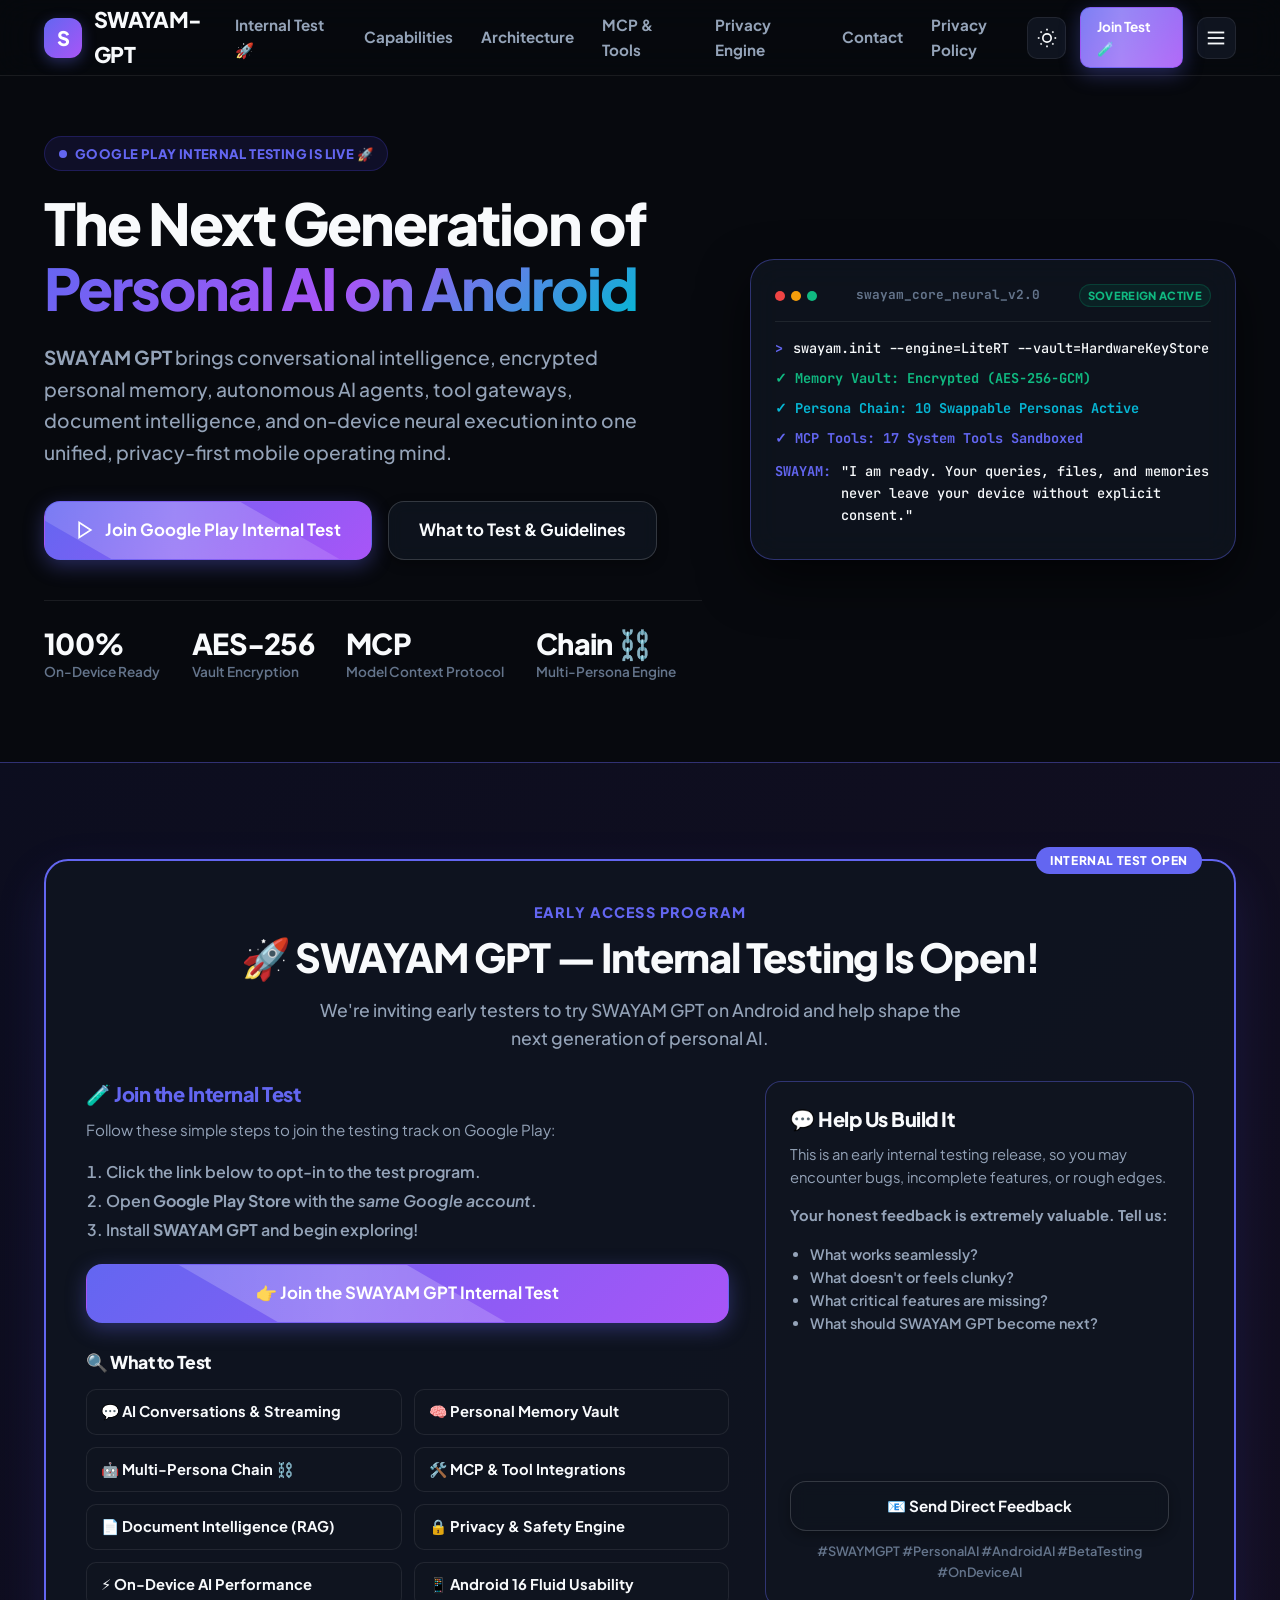
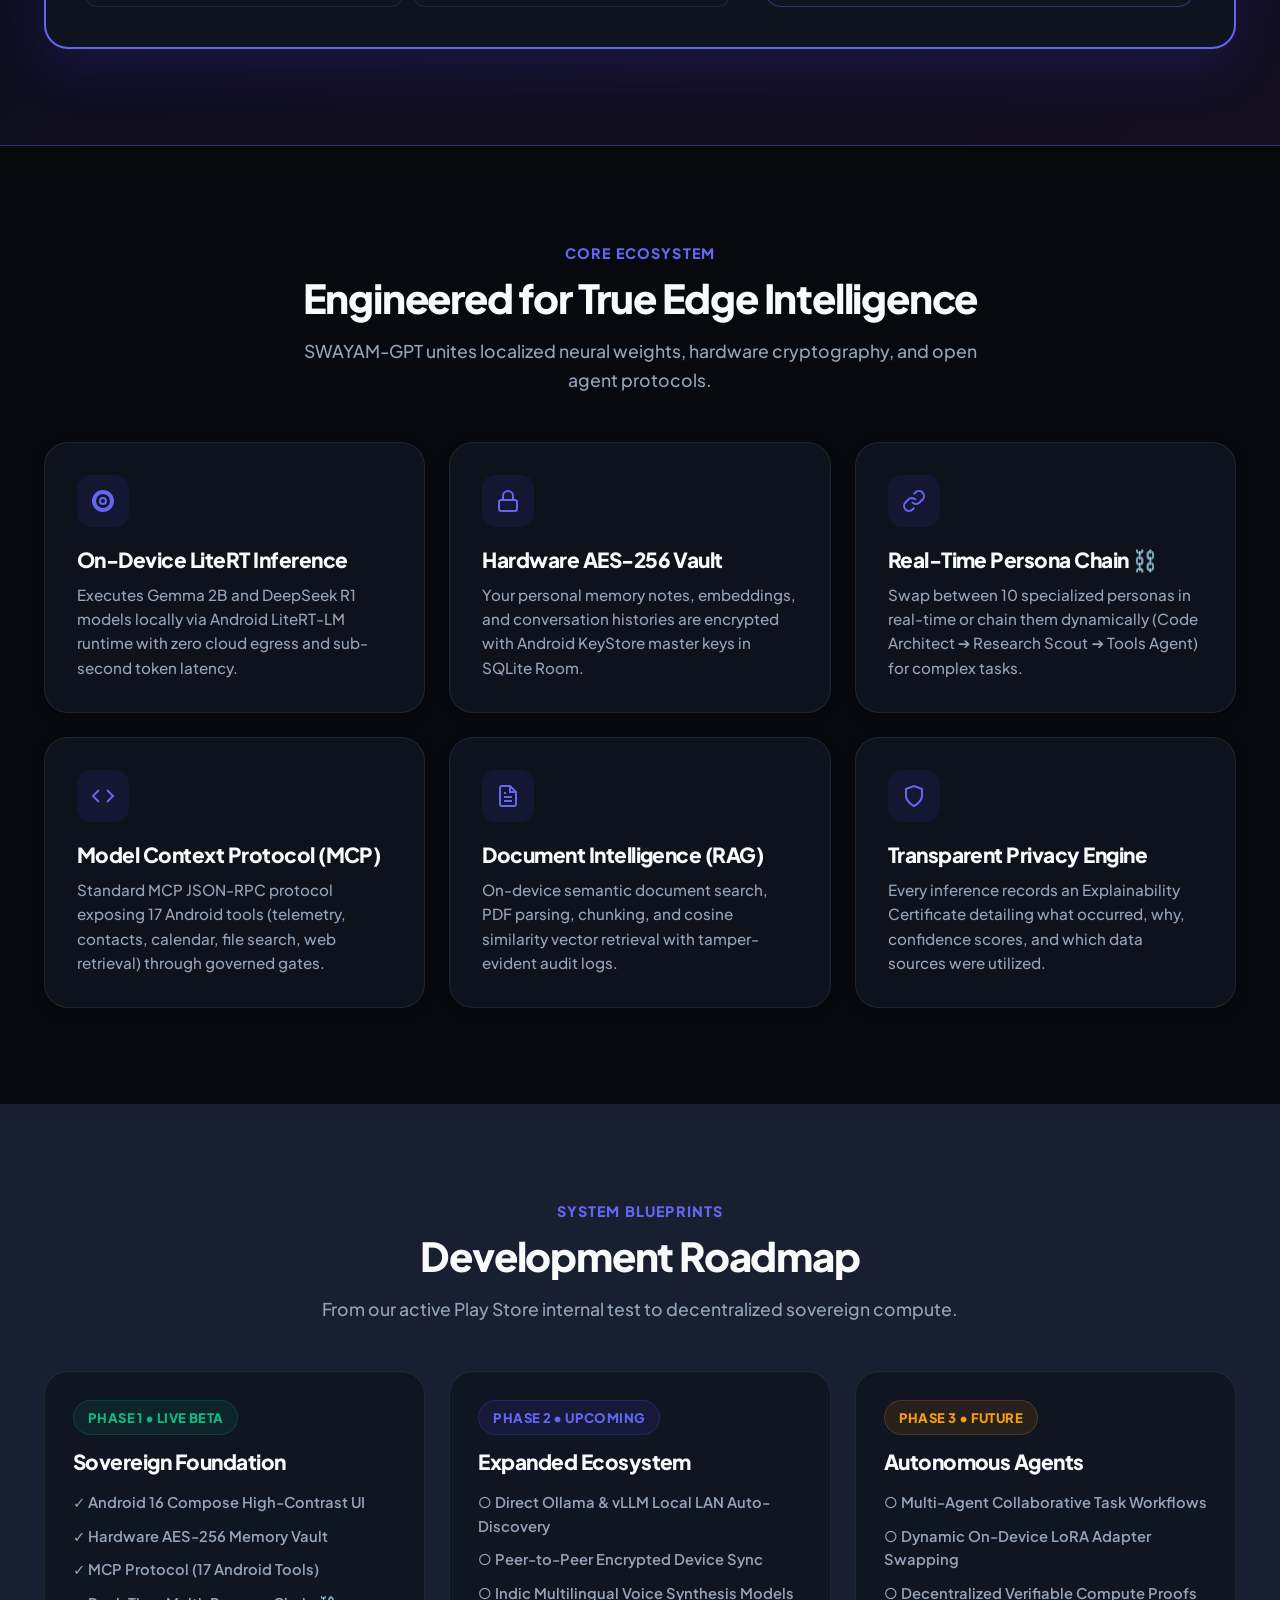
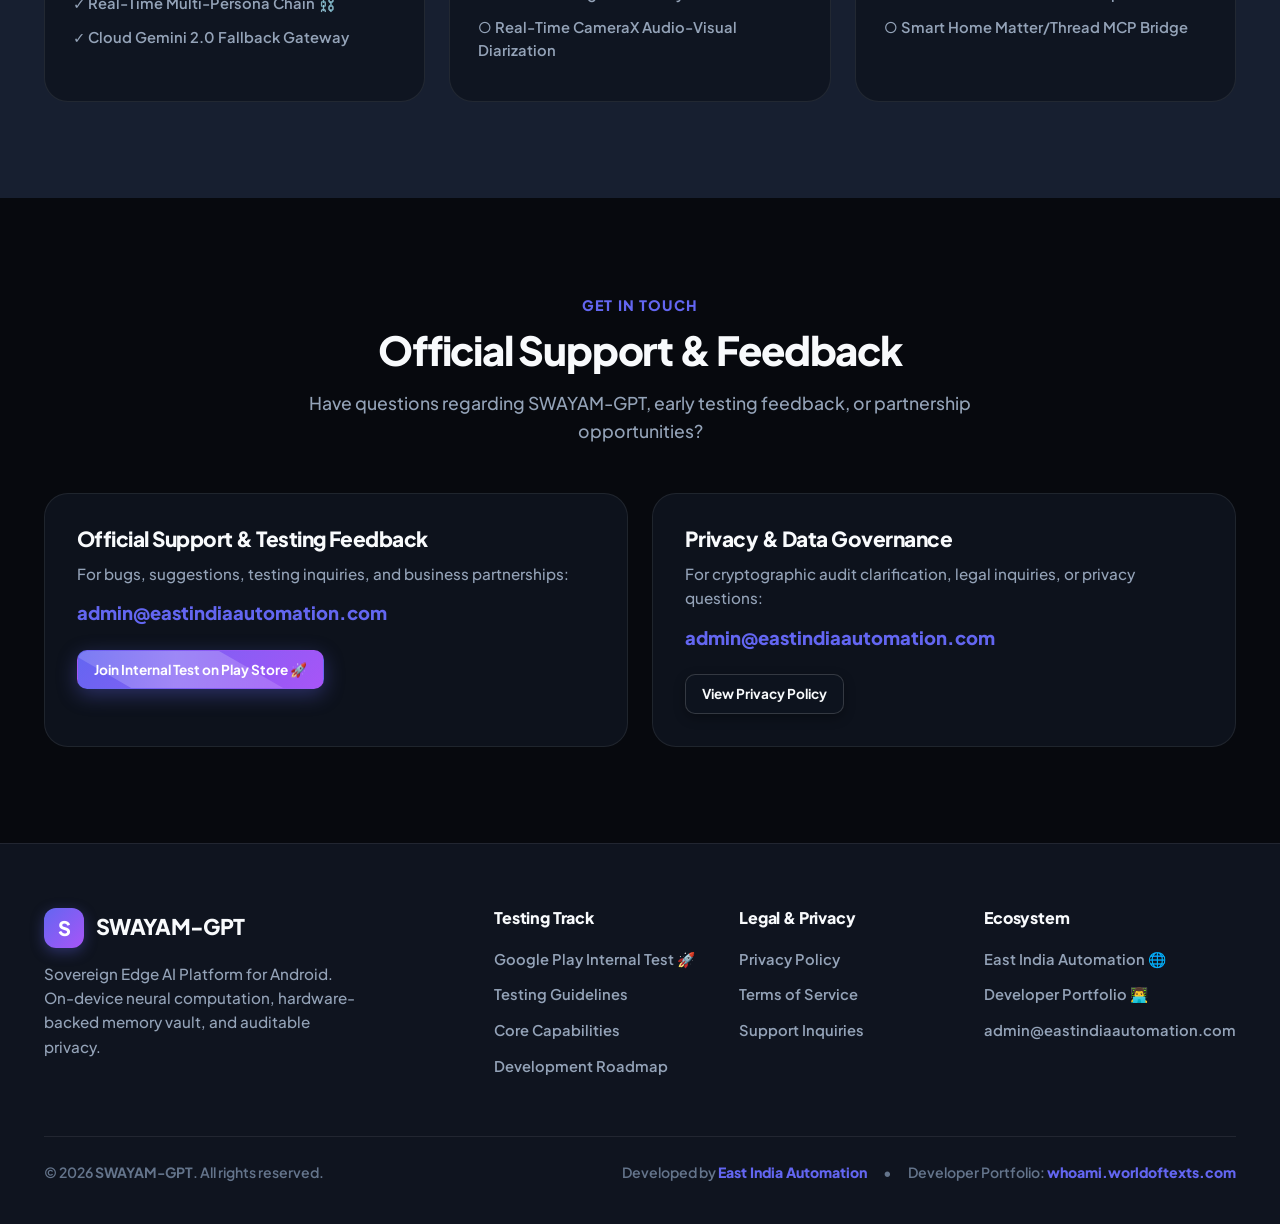
<file: website/index.html>
<!DOCTYPE html>
<html lang="en" data-theme="light">
<head>
  <meta charset="UTF-8">
  <meta name="viewport" content="width=device-width, initial-scale=1.0">
  <title>SWAYAM-GPT | Sovereign Edge AI Platform for Android</title>
  <meta name="description" content="SWAYAM-GPT is an intelligent personal AI assistant on Android. Featuring on-device LiteRT inference, personal memory vault, AI agents, Model Context Protocol (MCP) tools, document intelligence, and privacy-first architecture.">
  <meta name="keywords" content="SWAYAM-GPT, Sovereign AI, On-Device AI, Android AI, Edge AI, Personal Memory, AI Agents, MCP Tools, LiteRT, East India Automation">
  <meta name="author" content="East India Automation">
  <meta name="theme-color" content="#4f46e5">

  <!-- Open Graph / Social -->
  <meta property="og:type" content="website">
  <meta property="og:title" content="SWAYAM-GPT | Sovereign Edge AI Platform for Android">
  <meta property="og:description" content="AI conversations, personal memory, AI agents, MCP tools, document intelligence, automation, and on-device capabilities on Android.">
  <meta property="og:image" content="assets/images/favicon.svg">

  <link rel="canonical" href="index.html">
  <link rel="icon" type="image/svg+xml" href="assets/images/favicon.svg">
  <link rel="stylesheet" href="assets/css/style.css">
</head>
<body>

  <!-- Floating Animated Background Layer -->
  <div class="animated-bg" aria-hidden="true">
    <div class="bg-orb bg-orb-1"></div>
    <div class="bg-orb bg-orb-2"></div>
    <div class="bg-orb bg-orb-3"></div>
  </div>

  <!-- Site Navigation Header -->
  <header class="site-header">
    <div class="container nav-container">
      <a href="index.html" class="brand-logo" aria-label="SWAYAM-GPT Home">
        <div class="brand-icon">S</div>
        <span>SWAYAM-GPT</span>
      </a>

      <nav class="nav-links" aria-label="Main Navigation">
        <a href="#testing" class="nav-link">Internal Test 🚀</a>
        <a href="#capabilities" class="nav-link">Capabilities</a>
        <a href="#architecture" class="nav-link">Architecture</a>
        <a href="#mcp" class="nav-link">MCP & Tools</a>
        <a href="#privacy-arch" class="nav-link">Privacy Engine</a>
        <a href="#contact" class="nav-link">Contact</a>
        <a href="privacy.html" class="nav-link">Privacy Policy</a>
      </nav>

      <div class="nav-actions">
        <button class="btn-icon theme-toggle" aria-label="Toggle Dark/Light Theme">
          <svg class="icon-sun" width="20" height="20" viewBox="0 0 24 24" fill="none" stroke="currentColor" stroke-width="2" style="display:none;"><circle cx="12" cy="12" r="5"></circle><line x1="12" y1="1" x2="12" y2="3"></line><line x1="12" y1="21" x2="12" y2="23"></line><line x1="4.22" y1="4.22" x2="5.64" y2="5.64"></line><line x1="18.36" y1="18.36" x2="19.78" y2="19.78"></line><line x1="1" y1="12" x2="3" y2="12"></line><line x1="21" y1="12" x2="23" y2="12"></line><line x1="4.22" y1="19.78" x2="5.64" y2="18.36"></line><line x1="18.36" y1="5.64" x2="19.78" y2="4.22"></line></svg>
          <svg class="icon-moon" width="20" height="20" viewBox="0 0 24 24" fill="none" stroke="currentColor" stroke-width="2"><path d="M21 12.79A9 9 0 1 1 11.21 3 7 7 0 0 0 21 12.79z"></path></svg>
        </button>

        <a href="https://play.google.com/apps/internaltest/4701194209504404679?utm_source=chatgpt.com" target="_blank" rel="noopener" class="btn btn-primary btn-sm">
          Join Test 🧪
        </a>

        <button class="btn-icon mobile-menu-toggle" aria-label="Open Mobile Menu" aria-expanded="false">
          <svg width="22" height="22" viewBox="0 0 24 24" fill="none" stroke="currentColor" stroke-width="2"><line x1="3" y1="12" x2="21" y2="12"></line><line x1="3" y1="6" x2="21" y2="6"></line><line x1="3" y1="18" x2="21" y2="18"></line></svg>
        </button>
      </div>
    </div>
  </header>

  <!-- Mobile Drawer Menu -->
  <div class="mobile-nav" style="display:none;">
    <a href="#testing" class="mobile-nav-link">Internal Test 🚀</a>
    <a href="#capabilities" class="mobile-nav-link">Capabilities</a>
    <a href="#architecture" class="mobile-nav-link">Architecture</a>
    <a href="#mcp" class="mobile-nav-link">MCP & Tools</a>
    <a href="#privacy-arch" class="mobile-nav-link">Privacy Engine</a>
    <a href="#contact" class="mobile-nav-link">Contact</a>
    <a href="privacy.html" class="mobile-nav-link">Privacy Policy</a>
    <a href="terms.html" class="mobile-nav-link">Terms of Service</a>
    <a href="https://play.google.com/apps/internaltest/4701194209504404679?utm_source=chatgpt.com" target="_blank" rel="noopener" class="btn btn-primary" style="margin-top: 12px;">Join Internal Test</a>
  </div>

  <main>
    <!-- Hero Section -->
    <section class="hero-section">
      <div class="container hero-grid">
        <div class="hero-content">
          <div class="badge badge-indigo">
            <span class="pulse-dot"></span>
            <span>Google Play Internal Testing Is Live 🚀</span>
          </div>

          <h1 class="hero-title">
            The Next Generation of<br>
            <span class="hero-gradient-text">Personal AI on Android</span>
          </h1>

          <p class="hero-subtitle">
            <strong>SWAYAM GPT</strong> brings conversational intelligence, encrypted personal memory, autonomous AI agents, tool gateways, document intelligence, and on-device neural execution into one unified, privacy-first mobile operating mind.
          </p>

          <div class="hero-cta-group">
            <a href="https://play.google.com/apps/internaltest/4701194209504404679?utm_source=chatgpt.com" target="_blank" rel="noopener" class="btn btn-primary btn-lg">
              <svg width="20" height="20" viewBox="0 0 24 24" fill="none" stroke="currentColor" stroke-width="2">
                <polygon points="5 3 19 12 5 21 5 3"></polygon>
              </svg>
              <span>Join Google Play Internal Test</span>
            </a>
            <a href="#testing" class="btn btn-secondary btn-lg">
              <span>What to Test & Guidelines</span>
            </a>
          </div>

          <div class="hero-metrics">
            <div class="metric-item">
              <h4>100%</h4>
              <p>On-Device Ready</p>
            </div>
            <div class="metric-item">
              <h4>AES-256</h4>
              <p>Vault Encryption</p>
            </div>
            <div class="metric-item">
              <h4>MCP</h4>
              <p>Model Context Protocol</p>
            </div>
            <div class="metric-item">
              <h4>Chain ⛓️</h4>
              <p>Multi-Persona Engine</p>
            </div>
          </div>
        </div>

        <div class="hero-visual">
          <div class="hero-card-stack">
            <div class="terminal-header">
              <div class="terminal-dots">
                <div class="terminal-dot dot-red"></div>
                <div class="terminal-dot dot-yellow"></div>
                <div class="terminal-dot dot-green"></div>
              </div>
              <span class="terminal-title">swayam_core_neural_v2.0</span>
              <span class="badge badge-emerald" style="font-size:0.7rem; padding:2px 8px;">SOVEREIGN ACTIVE</span>
            </div>

            <div class="terminal-body">
              <div class="terminal-line">
                <span class="terminal-prompt">&gt;</span>
                <span class="terminal-res">swayam.init --engine=LiteRT --vault=HardwareKeyStore</span>
              </div>
              <div class="terminal-line">
                <span style="color:var(--accent-emerald); font-weight:700;">✓ Memory Vault: Encrypted (AES-256-GCM)</span>
              </div>
              <div class="terminal-line">
                <span style="color:var(--accent-cyan); font-weight:700;">✓ Persona Chain: 10 Swappable Personas Active</span>
              </div>
              <div class="terminal-line">
                <span style="color:var(--accent-primary); font-weight:700;">✓ MCP Tools: 17 System Tools Sandboxed</span>
              </div>
              <div class="terminal-line" style="margin-top:12px;">
                <span class="terminal-prompt">SWAYAM:</span>
                <span class="terminal-res">"I am ready. Your queries, files, and memories never leave your device without explicit consent."</span>
              </div>
            </div>
          </div>
        </div>
      </div>
    </section>

    <!-- INTERNAL TESTING HIGHLIGHT SECTION (PROMINENT SPOTLIGHT) -->
    <section id="testing" class="section-spacing testing-spotlight-section">
      <div class="container">
        <div class="testing-box">
          <div class="text-center" style="margin-bottom: 24px;">
            <p class="section-tag">Early Access Program</p>
            <h2 class="section-title">🚀 SWAYAM GPT — Internal Testing Is Open!</h2>
            <p class="section-desc" style="margin-bottom: 20px;">
              We're inviting early testers to try SWAYAM GPT on Android and help shape the next generation of personal AI.
            </p>
          </div>

          <div class="testing-grid">
            <div>
              <h3 style="font-size: 1.25rem; font-weight: 800; margin-bottom: 12px; color: var(--accent-primary);">
                🧪 Join the Internal Test
              </h3>
              <p style="font-size: 0.95rem; color: var(--text-secondary); margin-bottom: 16px;">
                Follow these simple steps to join the testing track on Google Play:
              </p>
              
              <ol style="margin-left: 20px; font-weight: 600; color: var(--text-secondary); line-height: 1.8; margin-bottom: 20px;">
                <li>Click the link below to opt-in to the test program.</li>
                <li>Open <strong>Google Play Store</strong> with the <em>same Google account</em>.</li>
                <li>Install <strong>SWAYAM GPT</strong> and begin exploring!</li>
              </ol>

              <a href="https://play.google.com/apps/internaltest/4701194209504404679?utm_source=chatgpt.com" target="_blank" rel="noopener" class="btn btn-primary btn-lg" style="width: 100%;">
                👉 Join the SWAYAM GPT Internal Test
              </a>

              <h4 style="font-size: 1.1rem; font-weight: 800; margin-top: 28px; margin-bottom: 12px;">
                🔍 What to Test
              </h4>
              <div class="test-list-grid">
                <div class="test-item">💬 AI Conversations & Streaming</div>
                <div class="test-item">🧠 Personal Memory Vault</div>
                <div class="test-item">🤖 Multi-Persona Chain ⛓️</div>
                <div class="test-item">🛠️ MCP & Tool Integrations</div>
                <div class="test-item">📄 Document Intelligence (RAG)</div>
                <div class="test-item">🔒 Privacy & Safety Engine</div>
                <div class="test-item">⚡ On-Device AI Performance</div>
                <div class="test-item">📱 Android 16 Fluid Usability</div>
              </div>
            </div>

            <div class="feedback-card">
              <div>
                <h3 style="font-size: 1.25rem; font-weight: 800; margin-bottom: 12px; color: var(--text-primary);">
                  💬 Help Us Build It
                </h3>
                <p style="font-size: 0.92rem; color: var(--text-secondary); line-height: 1.6; margin-bottom: 14px;">
                  This is an early internal testing release, so you may encounter bugs, incomplete features, or rough edges.
                </p>
                <p style="font-size: 0.92rem; color: var(--text-secondary); line-height: 1.6; margin-bottom: 16px;">
                  <strong>Your honest feedback is extremely valuable. Tell us:</strong>
                </p>
                <ul style="margin-left: 20px; font-size: 0.9rem; font-weight: 600; color: var(--text-secondary); line-height: 1.6; margin-bottom: 18px;">
                  <li>What works seamlessly?</li>
                  <li>What doesn't or feels clunky?</li>
                  <li>What critical features are missing?</li>
                  <li>What should SWAYAM GPT become next?</li>
                </ul>
              </div>

              <div>
                <a href="mailto:admin@eastindiaautomation.com?subject=SWAYAM%20GPT%20Testing%20Feedback" class="btn btn-secondary" style="width: 100%; justify-content: center;">
                  📧 Send Direct Feedback
                </a>
                <p style="font-size: 0.8rem; color: var(--text-muted); text-align: center; margin-top: 10px; font-weight: 600;">
                  #SWAYMGPT #PersonalAI #AndroidAI #BetaTesting #OnDeviceAI
                </p>
              </div>
            </div>
          </div>
        </div>
      </div>
    </section>

    <!-- CORE CAPABILITIES -->
    <section id="capabilities" class="section-spacing">
      <div class="container">
        <div class="text-center">
          <p class="section-tag">Core Ecosystem</p>
          <h2 class="section-title">Engineered for True Edge Intelligence</h2>
          <p class="section-desc">SWAYAM-GPT unites localized neural weights, hardware cryptography, and open agent protocols.</p>
        </div>

        <div class="feature-grid">
          <div class="feature-card">
            <div class="feature-icon-wrapper">
              <svg width="24" height="24" viewBox="0 0 24 24" fill="none" stroke="currentColor" stroke-width="2"><path d="M12 2a10 10 0 1 0 10 10A10 10 0 0 0 12 2zm0 18a8 8 0 1 1 8-8 8 8 0 0 1-8 8z"></path><circle cx="12" cy="12" r="3"></circle></svg>
            </div>
            <h3 class="feature-title">On-Device LiteRT Inference</h3>
            <p class="feature-desc">Executes Gemma 2B and DeepSeek R1 models locally via Android LiteRT-LM runtime with zero cloud egress and sub-second token latency.</p>
          </div>

          <div class="feature-card">
            <div class="feature-icon-wrapper">
              <svg width="24" height="24" viewBox="0 0 24 24" fill="none" stroke="currentColor" stroke-width="2"><rect x="3" y="11" width="18" height="11" rx="2" ry="2"></rect><path d="M7 11V7a5 5 0 0 1 10 0v4"></path></svg>
            </div>
            <h3 class="feature-title">Hardware AES-256 Vault</h3>
            <p class="feature-desc">Your personal memory notes, embeddings, and conversation histories are encrypted with Android KeyStore master keys in SQLite Room.</p>
          </div>

          <div class="feature-card">
            <div class="feature-icon-wrapper">
              <svg width="24" height="24" viewBox="0 0 24 24" fill="none" stroke="currentColor" stroke-width="2"><path d="M10 13a5 5 0 0 0 7.54.54l3-3a5 5 0 0 0-7.07-7.07l-1.72 1.71"></path><path d="M14 11a5 5 0 0 0-7.54-.54l-3 3a5 5 0 0 0 7.07 7.07l1.71-1.71"></path></svg>
            </div>
            <h3 class="feature-title">Real-Time Persona Chain ⛓️</h3>
            <p class="feature-desc">Swap between 10 specialized personas in real-time or chain them dynamically (Code Architect ➔ Research Scout ➔ Tools Agent) for complex tasks.</p>
          </div>

          <div class="feature-card">
            <div class="feature-icon-wrapper">
              <svg width="24" height="24" viewBox="0 0 24 24" fill="none" stroke="currentColor" stroke-width="2"><polyline points="16 18 22 12 16 6"></polyline><polyline points="8 6 2 12 8 18"></polyline></svg>
            </div>
            <h3 class="feature-title">Model Context Protocol (MCP)</h3>
            <p class="feature-desc">Standard MCP JSON-RPC protocol exposing 17 Android tools (telemetry, contacts, calendar, file search, web retrieval) through governed gates.</p>
          </div>

          <div class="feature-card">
            <div class="feature-icon-wrapper">
              <svg width="24" height="24" viewBox="0 0 24 24" fill="none" stroke="currentColor" stroke-width="2"><path d="M14 2H6a2 2 0 0 0-2 2v16a2 2 0 0 0 2 2h12a2 2 0 0 0 2-2V8z"></path><polyline points="14 2 14 8 20 8"></polyline><line x1="16" y1="13" x2="8" y2="13"></line><line x1="16" y1="17" x2="8" y2="17"></line><polyline points="10 9 9 9 8 9"></polyline></svg>
            </div>
            <h3 class="feature-title">Document Intelligence (RAG)</h3>
            <p class="feature-desc">On-device semantic document search, PDF parsing, chunking, and cosine similarity vector retrieval with tamper-evident audit logs.</p>
          </div>

          <div class="feature-card">
            <div class="feature-icon-wrapper">
              <svg width="24" height="24" viewBox="0 0 24 24" fill="none" stroke="currentColor" stroke-width="2"><path d="M12 22s8-4 8-10V5l-8-3-8 3v7c0 6 8 10 8 10z"></path></svg>
            </div>
            <h3 class="feature-title">Transparent Privacy Engine</h3>
            <p class="feature-desc">Every inference records an Explainability Certificate detailing what occurred, why, confidence scores, and which data sources were utilized.</p>
          </div>
        </div>
      </div>
    </section>

    <!-- ARCHITECTURE & ROADMAP -->
    <section id="architecture" class="section-spacing" style="background: var(--bg-tertiary);">
      <div class="container">
        <div class="text-center">
          <p class="section-tag">System Blueprints</p>
          <h2 class="section-title">Development Roadmap</h2>
          <p class="section-desc">From our active Play Store internal test to decentralized sovereign compute.</p>
        </div>

        <div class="roadmap-grid">
          <div class="roadmap-card">
            <span class="badge badge-emerald" style="margin-bottom: 14px;">Phase 1 • Live Beta</span>
            <h3 class="feature-title">Sovereign Foundation</h3>
            <ul class="roadmap-items">
              <li>✓ Android 16 Compose High-Contrast UI</li>
              <li>✓ Hardware AES-256 Memory Vault</li>
              <li>✓ MCP Protocol (17 Android Tools)</li>
              <li>✓ Real-Time Multi-Persona Chain ⛓️</li>
              <li>✓ Cloud Gemini 2.0 Fallback Gateway</li>
            </ul>
          </div>

          <div class="roadmap-card">
            <span class="badge badge-indigo" style="margin-bottom: 14px;">Phase 2 • Upcoming</span>
            <h3 class="feature-title">Expanded Ecosystem</h3>
            <ul class="roadmap-items">
              <li>○ Direct Ollama & vLLM Local LAN Auto-Discovery</li>
              <li>○ Peer-to-Peer Encrypted Device Sync</li>
              <li>○ Indic Multilingual Voice Synthesis Models</li>
              <li>○ Real-Time CameraX Audio-Visual Diarization</li>
            </ul>
          </div>

          <div class="roadmap-card">
            <span class="badge badge-amber" style="margin-bottom: 14px;">Phase 3 • Future</span>
            <h3 class="feature-title">Autonomous Agents</h3>
            <ul class="roadmap-items">
              <li>○ Multi-Agent Collaborative Task Workflows</li>
              <li>○ Dynamic On-Device LoRA Adapter Swapping</li>
              <li>○ Decentralized Verifiable Compute Proofs</li>
              <li>○ Smart Home Matter/Thread MCP Bridge</li>
            </ul>
          </div>
        </div>
      </div>
    </section>

    <!-- CONTACT & SUPPORT -->
    <section id="contact" class="section-spacing">
      <div class="container">
        <div class="text-center">
          <p class="section-tag">Get in Touch</p>
          <h2 class="section-title">Official Support & Feedback</h2>
          <p class="section-desc">Have questions regarding SWAYAM-GPT, early testing feedback, or partnership opportunities?</p>
        </div>

        <div class="contact-grid">
          <div class="contact-card">
            <h3 class="feature-title">Official Support & Testing Feedback</h3>
            <p class="feature-desc">For bugs, suggestions, testing inquiries, and business partnerships:</p>
            <a href="mailto:admin@eastindiaautomation.com" class="contact-email">admin@eastindiaautomation.com</a>
            <a href="https://play.google.com/apps/internaltest/4701194209504404679?utm_source=chatgpt.com" target="_blank" rel="noopener" class="btn btn-primary btn-sm" style="margin-top: 10px;">
              Join Internal Test on Play Store 🚀
            </a>
          </div>

          <div class="contact-card">
            <h3 class="feature-title">Privacy & Data Governance</h3>
            <p class="feature-desc">For cryptographic audit clarification, legal inquiries, or privacy questions:</p>
            <a href="mailto:admin@eastindiaautomation.com" class="contact-email">admin@eastindiaautomation.com</a>
            <a href="privacy.html" class="btn btn-secondary btn-sm" style="margin-top: 10px;">View Privacy Policy</a>
          </div>
        </div>
      </div>
    </section>
  </main>

  <!-- Footer -->
  <footer class="site-footer">
    <div class="container">
      <div class="footer-grid">
        <div class="footer-brand">
          <div class="brand-logo">
            <div class="brand-icon">S</div>
            <span>SWAYAM-GPT</span>
          </div>
          <p>Sovereign Edge AI Platform for Android. On-device neural computation, hardware-backed memory vault, and auditable privacy.</p>
        </div>

        <div class="footer-col">
          <h4>Testing Track</h4>
          <ul class="footer-links">
            <li><a href="https://play.google.com/apps/internaltest/4701194209504404679?utm_source=chatgpt.com" target="_blank" rel="noopener">Google Play Internal Test 🚀</a></li>
            <li><a href="#testing">Testing Guidelines</a></li>
            <li><a href="#capabilities">Core Capabilities</a></li>
            <li><a href="#architecture">Development Roadmap</a></li>
          </ul>
        </div>

        <div class="footer-col">
          <h4>Legal & Privacy</h4>
          <ul class="footer-links">
            <li><a href="privacy.html">Privacy Policy</a></li>
            <li><a href="terms.html">Terms of Service</a></li>
            <li><a href="mailto:admin@eastindiaautomation.com">Support Inquiries</a></li>
          </ul>
        </div>

        <div class="footer-col">
          <h4>Ecosystem</h4>
          <ul class="footer-links">
            <li><a href="https://EastIndiaAutomation.com" target="_blank" rel="noopener">East India Automation 🌐</a></li>
            <li><a href="https://whoami.worldoftexts.com" target="_blank" rel="noopener">Developer Portfolio 👨‍💻</a></li>
            <li><a href="mailto:admin@eastindiaautomation.com">admin@eastindiaautomation.com</a></li>
          </ul>
        </div>
      </div>

      <div class="footer-bottom">
        <div>
          <p>&copy; 2026 <strong>SWAYAM-GPT</strong>. All rights reserved.</p>
        </div>
        <div class="footer-credits">
          <span>Developed by <a href="https://EastIndiaAutomation.com" target="_blank" rel="noopener" class="developer-link">East India Automation</a></span>
          <span>•</span>
          <span>Developer Portfolio: <a href="https://whoami.worldoftexts.com" target="_blank" rel="noopener" class="developer-link">whoami.worldoftexts.com</a></span>
        </div>
      </div>
    </div>
  </footer>

  <script src="assets/js/main.js"></script>
</body>
</html>
</file>
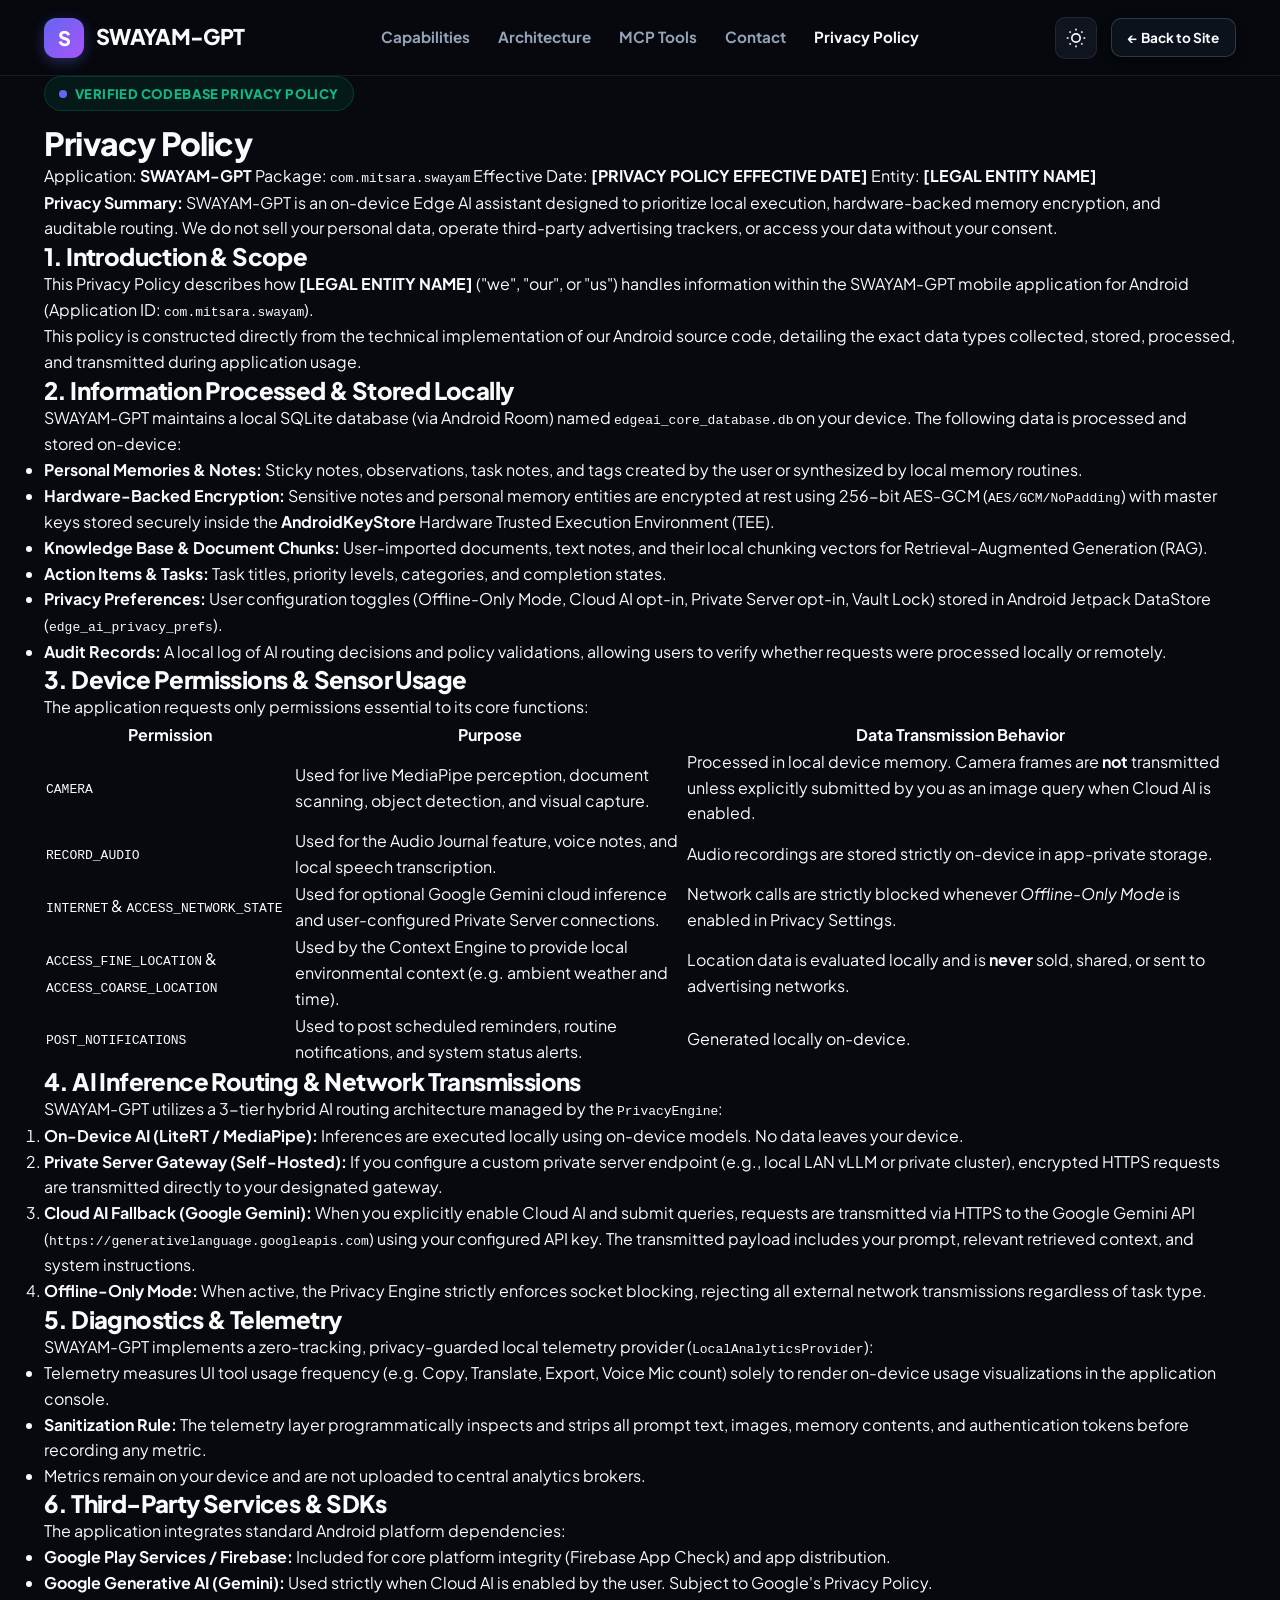
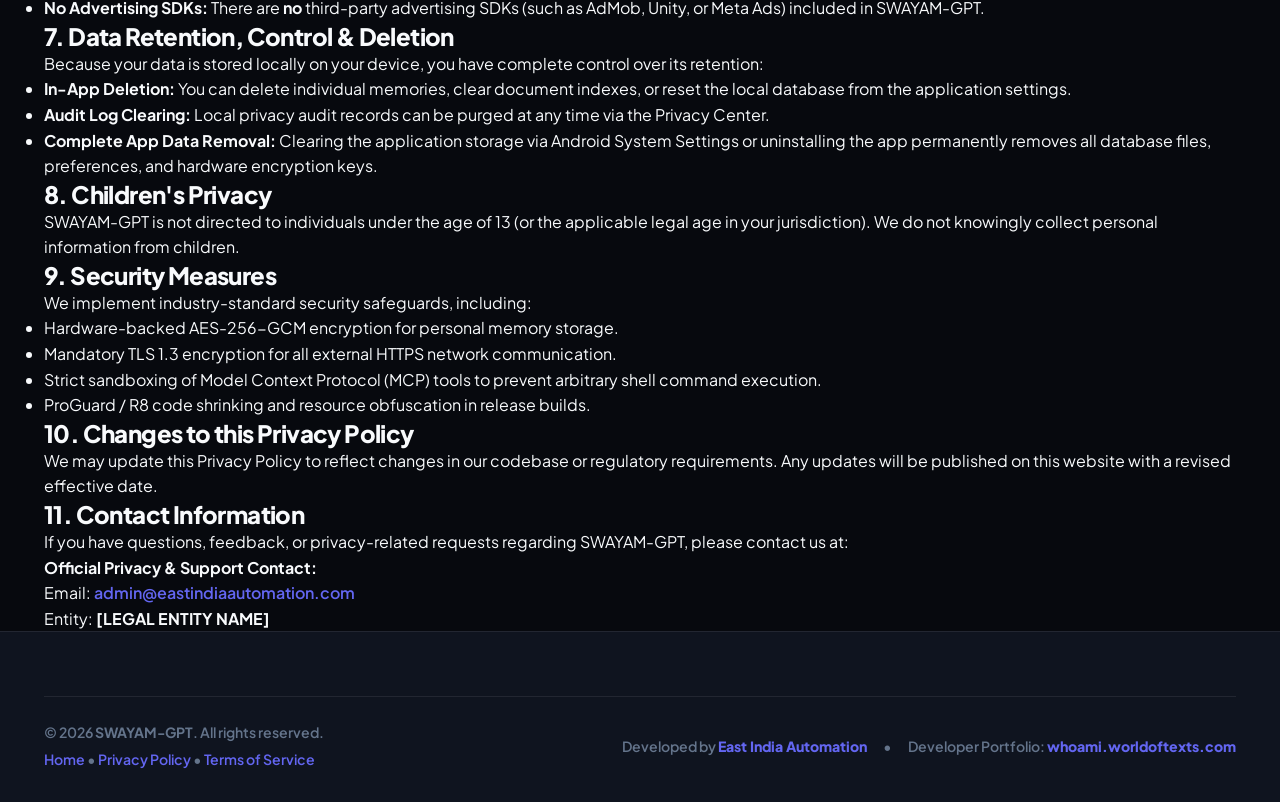
<file: website/privacy.html>
<!DOCTYPE html>
<html lang="en" data-theme="light">
<head>
  <meta charset="UTF-8">
  <meta name="viewport" content="width=device-width, initial-scale=1.0">
  <title>Privacy Policy | SWAYAM-GPT Android Application</title>
  <meta name="description" content="Official Privacy Policy for the SWAYAM-GPT Android application (com.mitsara.swayam). Learn about our on-device storage, hardware encryption, permissions, and AI routing practices.">
  <meta name="robots" content="index, follow">
  <meta name="theme-color" content="#4f46e5">

  <link rel="canonical" href="privacy.html">
  <link rel="icon" type="image/svg+xml" href="assets/images/favicon.svg">
  <link rel="stylesheet" href="assets/css/style.css">
</head>
<body>

  <!-- Floating Animated Background Layer -->
  <div class="animated-bg" aria-hidden="true">
    <div class="bg-orb bg-orb-1"></div>
    <div class="bg-orb bg-orb-2"></div>
    <div class="bg-orb bg-orb-3"></div>
  </div>

  <!-- Site Navigation Header -->
  <header class="site-header">
    <div class="container nav-container">
      <a href="index.html" class="brand-logo" aria-label="SWAYAM-GPT Home">
        <div class="brand-icon">S</div>
        <span>SWAYAM-GPT</span>
      </a>

      <nav class="nav-links" aria-label="Main Navigation">
        <a href="index.html#capabilities" class="nav-link">Capabilities</a>
        <a href="index.html#architecture" class="nav-link">Architecture</a>
        <a href="index.html#mcp" class="nav-link">MCP Tools</a>
        <a href="index.html#contact" class="nav-link">Contact</a>
        <a href="privacy.html" class="nav-link" style="color: var(--text-primary); font-weight: 700;">Privacy Policy</a>
      </nav>

      <div class="nav-actions">
        <button class="btn-icon theme-toggle" aria-label="Toggle Dark/Light Theme">
          <svg class="icon-sun" width="20" height="20" viewBox="0 0 24 24" fill="none" stroke="currentColor" stroke-width="2" style="display:none;"><circle cx="12" cy="12" r="5"></circle><line x1="12" y1="1" x2="12" y2="3"></line><line x1="12" y1="21" x2="12" y2="23"></line><line x1="4.22" y1="4.22" x2="5.64" y2="5.64"></line><line x1="18.36" y1="18.36" x2="19.78" y2="19.78"></line><line x1="1" y1="12" x2="3" y2="12"></line><line x1="21" y1="12" x2="23" y2="12"></line><line x1="4.22" y1="19.78" x2="5.64" y2="18.36"></line><line x1="18.36" y1="5.64" x2="19.78" y2="4.22"></line></svg>
          <svg class="icon-moon" width="20" height="20" viewBox="0 0 24 24" fill="none" stroke="currentColor" stroke-width="2"><path d="M21 12.79A9 9 0 1 1 11.21 3 7 7 0 0 0 21 12.79z"></path></svg>
        </button>
        <a href="index.html" class="btn btn-secondary btn-sm">← Back to Site</a>
      </div>
    </div>
  </header>

  <main class="container legal-page">
    <div class="legal-header">
      <div class="badge badge-emerald" style="margin-bottom: 12px;">
        <span class="pulse-dot"></span>
        <span>Verified Codebase Privacy Policy</span>
      </div>
      <h1>Privacy Policy</h1>
      <div class="legal-meta">
        <span>Application: <strong>SWAYAM-GPT</strong></span>
        <span>Package: <code>com.mitsara.swayam</code></span>
        <span>Effective Date: <strong>[PRIVACY POLICY EFFECTIVE DATE]</strong></span>
        <span>Entity: <strong>[LEGAL ENTITY NAME]</strong></span>
      </div>
    </div>

    <article class="legal-content">
      <div class="legal-callout">
        <strong>Privacy Summary:</strong> SWAYAM-GPT is an on-device Edge AI assistant designed to prioritize local execution, hardware-backed memory encryption, and auditable routing. We do not sell your personal data, operate third-party advertising trackers, or access your data without your consent.
      </div>

      <h2>1. Introduction & Scope</h2>
      <p>
        This Privacy Policy describes how <strong>[LEGAL ENTITY NAME]</strong> ("we", "our", or "us") handles information within the SWAYAM-GPT mobile application for Android (Application ID: <code>com.mitsara.swayam</code>).
      </p>
      <p>
        This policy is constructed directly from the technical implementation of our Android source code, detailing the exact data types collected, stored, processed, and transmitted during application usage.
      </p>

      <h2>2. Information Processed & Stored Locally</h2>
      <p>
        SWAYAM-GPT maintains a local SQLite database (via Android Room) named <code>edgeai_core_database.db</code> on your device. The following data is processed and stored on-device:
      </p>
      <ul>
        <li><strong>Personal Memories & Notes:</strong> Sticky notes, observations, task notes, and tags created by the user or synthesized by local memory routines.</li>
        <li><strong>Hardware-Backed Encryption:</strong> Sensitive notes and personal memory entities are encrypted at rest using 256-bit AES-GCM (<code>AES/GCM/NoPadding</code>) with master keys stored securely inside the <strong>AndroidKeyStore</strong> Hardware Trusted Execution Environment (TEE).</li>
        <li><strong>Knowledge Base & Document Chunks:</strong> User-imported documents, text notes, and their local chunking vectors for Retrieval-Augmented Generation (RAG).</li>
        <li><strong>Action Items & Tasks:</strong> Task titles, priority levels, categories, and completion states.</li>
        <li><strong>Privacy Preferences:</strong> User configuration toggles (Offline-Only Mode, Cloud AI opt-in, Private Server opt-in, Vault Lock) stored in Android Jetpack DataStore (<code>edge_ai_privacy_prefs</code>).</li>
        <li><strong>Audit Records:</strong> A local log of AI routing decisions and policy validations, allowing users to verify whether requests were processed locally or remotely.</li>
      </ul>

      <h2>3. Device Permissions & Sensor Usage</h2>
      <p>
        The application requests only permissions essential to its core functions:
      </p>
      <table class="legal-table">
        <thead>
          <tr>
            <th>Permission</th>
            <th>Purpose</th>
            <th>Data Transmission Behavior</th>
          </tr>
        </thead>
        <tbody>
          <tr>
            <td><code>CAMERA</code></td>
            <td>Used for live MediaPipe perception, document scanning, object detection, and visual capture.</td>
            <td>Processed in local device memory. Camera frames are <strong>not</strong> transmitted unless explicitly submitted by you as an image query when Cloud AI is enabled.</td>
          </tr>
          <tr>
            <td><code>RECORD_AUDIO</code></td>
            <td>Used for the Audio Journal feature, voice notes, and local speech transcription.</td>
            <td>Audio recordings are stored strictly on-device in app-private storage.</td>
          </tr>
          <tr>
            <td><code>INTERNET</code> &amp; <code>ACCESS_NETWORK_STATE</code></td>
            <td>Used for optional Google Gemini cloud inference and user-configured Private Server connections.</td>
            <td>Network calls are strictly blocked whenever <em>Offline-Only Mode</em> is enabled in Privacy Settings.</td>
          </tr>
          <tr>
            <td><code>ACCESS_FINE_LOCATION</code> &amp; <code>ACCESS_COARSE_LOCATION</code></td>
            <td>Used by the Context Engine to provide local environmental context (e.g. ambient weather and time).</td>
            <td>Location data is evaluated locally and is <strong>never</strong> sold, shared, or sent to advertising networks.</td>
          </tr>
          <tr>
            <td><code>POST_NOTIFICATIONS</code></td>
            <td>Used to post scheduled reminders, routine notifications, and system status alerts.</td>
            <td>Generated locally on-device.</td>
          </tr>
        </tbody>
      </table>

      <h2>4. AI Inference Routing & Network Transmissions</h2>
      <p>
        SWAYAM-GPT utilizes a 3-tier hybrid AI routing architecture managed by the <code>PrivacyEngine</code>:
      </p>
      <ol>
        <li>
          <strong>On-Device AI (LiteRT / MediaPipe):</strong> Inferences are executed locally using on-device models. No data leaves your device.
        </li>
        <li>
          <strong>Private Server Gateway (Self-Hosted):</strong> If you configure a custom private server endpoint (e.g., local LAN vLLM or private cluster), encrypted HTTPS requests are transmitted directly to your designated gateway.
        </li>
        <li>
          <strong>Cloud AI Fallback (Google Gemini):</strong> When you explicitly enable Cloud AI and submit queries, requests are transmitted via HTTPS to the Google Gemini API (<code>https://generativelanguage.googleapis.com</code>) using your configured API key. The transmitted payload includes your prompt, relevant retrieved context, and system instructions.
        </li>
        <li>
          <strong>Offline-Only Mode:</strong> When active, the Privacy Engine strictly enforces socket blocking, rejecting all external network transmissions regardless of task type.
        </li>
      </ol>

      <h2>5. Diagnostics & Telemetry</h2>
      <p>
        SWAYAM-GPT implements a zero-tracking, privacy-guarded local telemetry provider (<code>LocalAnalyticsProvider</code>):
      </p>
      <ul>
        <li>Telemetry measures UI tool usage frequency (e.g. Copy, Translate, Export, Voice Mic count) solely to render on-device usage visualizations in the application console.</li>
        <li><strong>Sanitization Rule:</strong> The telemetry layer programmatically inspects and strips all prompt text, images, memory contents, and authentication tokens before recording any metric.</li>
        <li>Metrics remain on your device and are not uploaded to central analytics brokers.</li>
      </ul>

      <h2>6. Third-Party Services & SDKs</h2>
      <p>
        The application integrates standard Android platform dependencies:
      </p>
      <ul>
        <li><strong>Google Play Services / Firebase:</strong> Included for core platform integrity (Firebase App Check) and app distribution.</li>
        <li><strong>Google Generative AI (Gemini):</strong> Used strictly when Cloud AI is enabled by the user. Subject to Google's Privacy Policy.</li>
        <li><strong>No Advertising SDKs:</strong> There are <strong>no</strong> third-party advertising SDKs (such as AdMob, Unity, or Meta Ads) included in SWAYAM-GPT.</li>
      </ul>

      <h2>7. Data Retention, Control & Deletion</h2>
      <p>
        Because your data is stored locally on your device, you have complete control over its retention:
      </p>
      <ul>
        <li><strong>In-App Deletion:</strong> You can delete individual memories, clear document indexes, or reset the local database from the application settings.</li>
        <li><strong>Audit Log Clearing:</strong> Local privacy audit records can be purged at any time via the Privacy Center.</li>
        <li><strong>Complete App Data Removal:</strong> Clearing the application storage via Android System Settings or uninstalling the app permanently removes all database files, preferences, and hardware encryption keys.</li>
      </ul>

      <h2>8. Children's Privacy</h2>
      <p>
        SWAYAM-GPT is not directed to individuals under the age of 13 (or the applicable legal age in your jurisdiction). We do not knowingly collect personal information from children.
      </p>

      <h2>9. Security Measures</h2>
      <p>
        We implement industry-standard security safeguards, including:
      </p>
      <ul>
        <li>Hardware-backed AES-256-GCM encryption for personal memory storage.</li>
        <li>Mandatory TLS 1.3 encryption for all external HTTPS network communication.</li>
        <li>Strict sandboxing of Model Context Protocol (MCP) tools to prevent arbitrary shell command execution.</li>
        <li>ProGuard / R8 code shrinking and resource obfuscation in release builds.</li>
      </ul>

      <h2>10. Changes to this Privacy Policy</h2>
      <p>
        We may update this Privacy Policy to reflect changes in our codebase or regulatory requirements. Any updates will be published on this website with a revised effective date.
      </p>

      <h2>11. Contact Information</h2>
      <p>
        If you have questions, feedback, or privacy-related requests regarding SWAYAM-GPT, please contact us at:
      </p>
      <div class="legal-callout">
        <strong>Official Privacy &amp; Support Contact:</strong><br>
        Email: <a href="mailto:admin@eastindiaautomation.com" style="color: var(--accent-primary); font-weight: 600;">admin@eastindiaautomation.com</a><br>
        Entity: <strong>[LEGAL ENTITY NAME]</strong>
      </div>
    </article>
  </main>

  <footer class="site-footer">
    <div class="container">
      <div class="footer-bottom">
        <div>
          <p>&copy; 2026 <strong>SWAYAM-GPT</strong>. All rights reserved.</p>
          <p style="margin-top: 4px;"><a href="index.html">Home</a> • <a href="privacy.html">Privacy Policy</a> • <a href="terms.html">Terms of Service</a></p>
        </div>
        <div class="footer-credits">
          <span>Developed by <a href="https://EastIndiaAutomation.com" target="_blank" rel="noopener" class="developer-link">East India Automation</a></span>
          <span>•</span>
          <span>Developer Portfolio: <a href="https://whoami.worldoftexts.com" target="_blank" rel="noopener" class="developer-link">whoami.worldoftexts.com</a></span>
        </div>
      </div>
    </div>
  </footer>

  <script src="assets/js/main.js"></script>
</body>
</html>
</file>
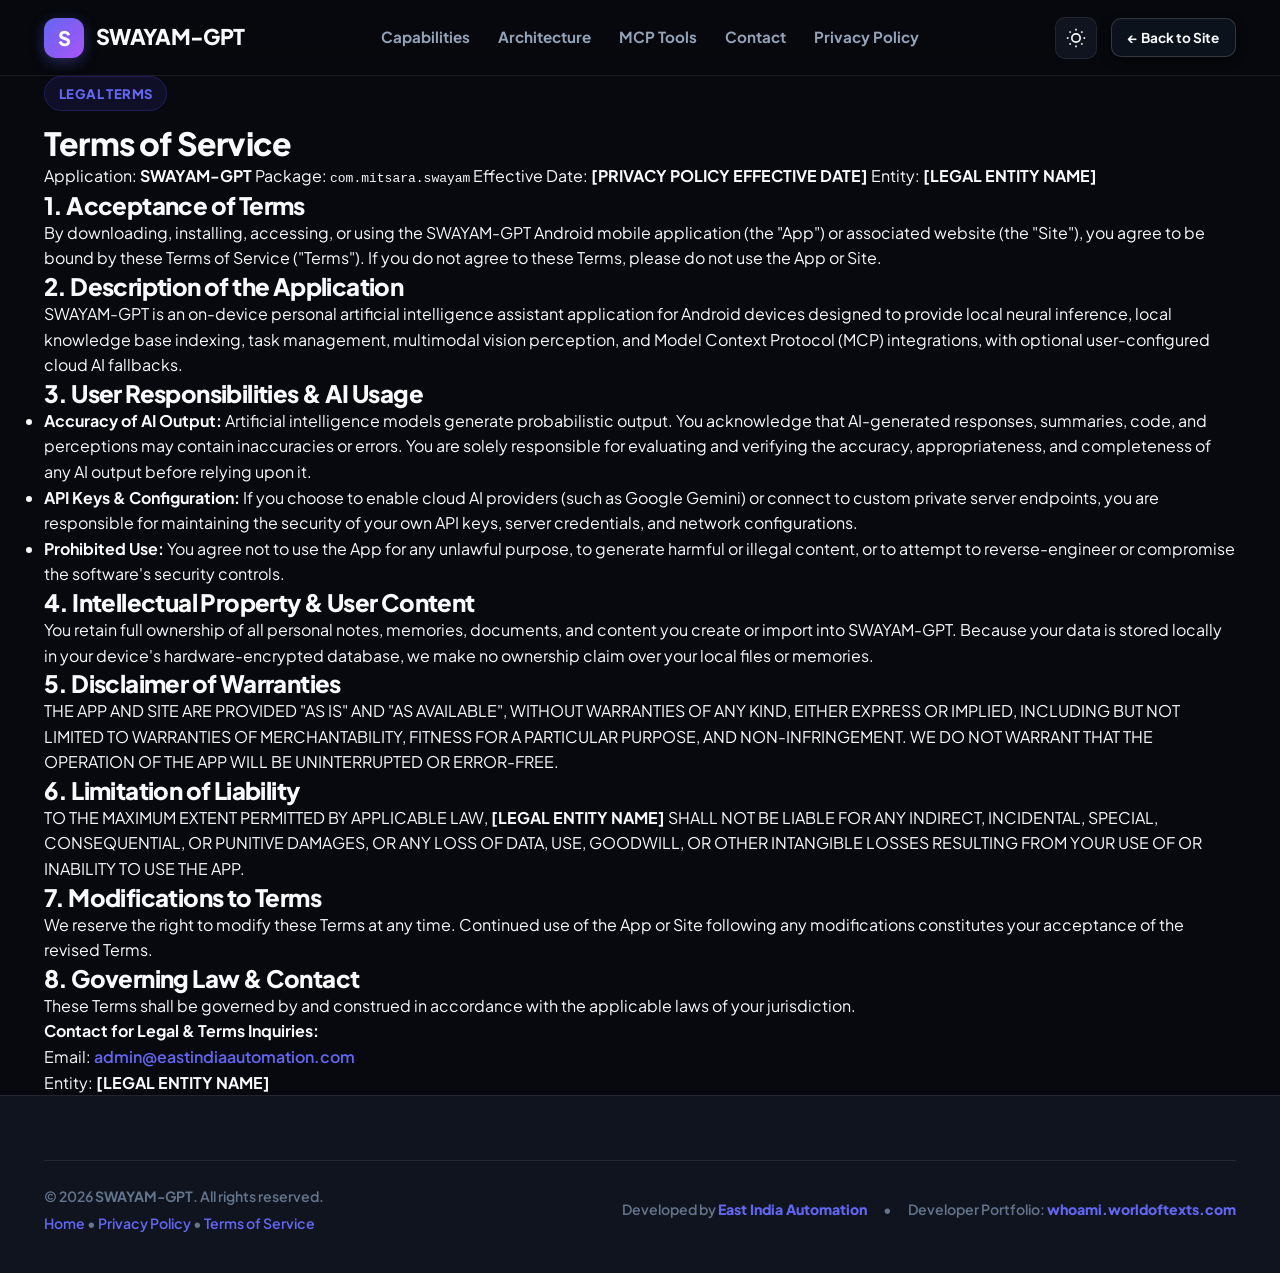
<file: website/terms.html>
<!DOCTYPE html>
<html lang="en" data-theme="light">
<head>
  <meta charset="UTF-8">
  <meta name="viewport" content="width=device-width, initial-scale=1.0">
  <title>Terms of Service | SWAYAM-GPT Android Application</title>
  <meta name="description" content="Terms of Service for using the SWAYAM-GPT Android application and associated website services.">
  <meta name="robots" content="index, follow">
  <meta name="theme-color" content="#4f46e5">

  <link rel="canonical" href="terms.html">
  <link rel="icon" type="image/svg+xml" href="assets/images/favicon.svg">
  <link rel="stylesheet" href="assets/css/style.css">
</head>
<body>

  <!-- Floating Animated Background Layer -->
  <div class="animated-bg" aria-hidden="true">
    <div class="bg-orb bg-orb-1"></div>
    <div class="bg-orb bg-orb-2"></div>
    <div class="bg-orb bg-orb-3"></div>
  </div>

  <!-- Site Navigation Header -->
  <header class="site-header">
    <div class="container nav-container">
      <a href="index.html" class="brand-logo" aria-label="SWAYAM-GPT Home">
        <div class="brand-icon">S</div>
        <span>SWAYAM-GPT</span>
      </a>

      <nav class="nav-links" aria-label="Main Navigation">
        <a href="index.html#capabilities" class="nav-link">Capabilities</a>
        <a href="index.html#architecture" class="nav-link">Architecture</a>
        <a href="index.html#mcp" class="nav-link">MCP Tools</a>
        <a href="index.html#contact" class="nav-link">Contact</a>
        <a href="privacy.html" class="nav-link">Privacy Policy</a>
      </nav>

      <div class="nav-actions">
        <button class="btn-icon theme-toggle" aria-label="Toggle Dark/Light Theme">
          <svg class="icon-sun" width="20" height="20" viewBox="0 0 24 24" fill="none" stroke="currentColor" stroke-width="2" style="display:none;"><circle cx="12" cy="12" r="5"></circle><line x1="12" y1="1" x2="12" y2="3"></line><line x1="12" y1="21" x2="12" y2="23"></line><line x1="4.22" y1="4.22" x2="5.64" y2="5.64"></line><line x1="18.36" y1="18.36" x2="19.78" y2="19.78"></line><line x1="1" y1="12" x2="3" y2="12"></line><line x1="21" y1="12" x2="23" y2="12"></line><line x1="4.22" y1="19.78" x2="5.64" y2="18.36"></line><line x1="18.36" y1="5.64" x2="19.78" y2="4.22"></line></svg>
          <svg class="icon-moon" width="20" height="20" viewBox="0 0 24 24" fill="none" stroke="currentColor" stroke-width="2"><path d="M21 12.79A9 9 0 1 1 11.21 3 7 7 0 0 0 21 12.79z"></path></svg>
        </button>
        <a href="index.html" class="btn btn-secondary btn-sm">← Back to Site</a>
      </div>
    </div>
  </header>

  <main class="container legal-page">
    <div class="legal-header">
      <div class="badge badge-indigo" style="margin-bottom: 12px;">
        <span>Legal Terms</span>
      </div>
      <h1>Terms of Service</h1>
      <div class="legal-meta">
        <span>Application: <strong>SWAYAM-GPT</strong></span>
        <span>Package: <code>com.mitsara.swayam</code></span>
        <span>Effective Date: <strong>[PRIVACY POLICY EFFECTIVE DATE]</strong></span>
        <span>Entity: <strong>[LEGAL ENTITY NAME]</strong></span>
      </div>
    </div>

    <article class="legal-content">
      <h2>1. Acceptance of Terms</h2>
      <p>
        By downloading, installing, accessing, or using the SWAYAM-GPT Android mobile application (the "App") or associated website (the "Site"), you agree to be bound by these Terms of Service ("Terms"). If you do not agree to these Terms, please do not use the App or Site.
      </p>

      <h2>2. Description of the Application</h2>
      <p>
        SWAYAM-GPT is an on-device personal artificial intelligence assistant application for Android devices designed to provide local neural inference, local knowledge base indexing, task management, multimodal vision perception, and Model Context Protocol (MCP) integrations, with optional user-configured cloud AI fallbacks.
      </p>

      <h2>3. User Responsibilities &amp; AI Usage</h2>
      <ul>
        <li><strong>Accuracy of AI Output:</strong> Artificial intelligence models generate probabilistic output. You acknowledge that AI-generated responses, summaries, code, and perceptions may contain inaccuracies or errors. You are solely responsible for evaluating and verifying the accuracy, appropriateness, and completeness of any AI output before relying upon it.</li>
        <li><strong>API Keys &amp; Configuration:</strong> If you choose to enable cloud AI providers (such as Google Gemini) or connect to custom private server endpoints, you are responsible for maintaining the security of your own API keys, server credentials, and network configurations.</li>
        <li><strong>Prohibited Use:</strong> You agree not to use the App for any unlawful purpose, to generate harmful or illegal content, or to attempt to reverse-engineer or compromise the software's security controls.</li>
      </ul>

      <h2>4. Intellectual Property &amp; User Content</h2>
      <p>
        You retain full ownership of all personal notes, memories, documents, and content you create or import into SWAYAM-GPT. Because your data is stored locally in your device's hardware-encrypted database, we make no ownership claim over your local files or memories.
      </p>

      <h2>5. Disclaimer of Warranties</h2>
      <p>
        THE APP AND SITE ARE PROVIDED "AS IS" AND "AS AVAILABLE", WITHOUT WARRANTIES OF ANY KIND, EITHER EXPRESS OR IMPLIED, INCLUDING BUT NOT LIMITED TO WARRANTIES OF MERCHANTABILITY, FITNESS FOR A PARTICULAR PURPOSE, AND NON-INFRINGEMENT. WE DO NOT WARRANT THAT THE OPERATION OF THE APP WILL BE UNINTERRUPTED OR ERROR-FREE.
      </p>

      <h2>6. Limitation of Liability</h2>
      <p>
        TO THE MAXIMUM EXTENT PERMITTED BY APPLICABLE LAW, <strong>[LEGAL ENTITY NAME]</strong> SHALL NOT BE LIABLE FOR ANY INDIRECT, INCIDENTAL, SPECIAL, CONSEQUENTIAL, OR PUNITIVE DAMAGES, OR ANY LOSS OF DATA, USE, GOODWILL, OR OTHER INTANGIBLE LOSSES RESULTING FROM YOUR USE OF OR INABILITY TO USE THE APP.
      </p>

      <h2>7. Modifications to Terms</h2>
      <p>
        We reserve the right to modify these Terms at any time. Continued use of the App or Site following any modifications constitutes your acceptance of the revised Terms.
      </p>

      <h2>8. Governing Law &amp; Contact</h2>
      <p>
        These Terms shall be governed by and construed in accordance with the applicable laws of your jurisdiction.
      </p>
      <div class="legal-callout">
        <strong>Contact for Legal &amp; Terms Inquiries:</strong><br>
        Email: <a href="mailto:admin@eastindiaautomation.com" style="color: var(--accent-primary); font-weight: 600;">admin@eastindiaautomation.com</a><br>
        Entity: <strong>[LEGAL ENTITY NAME]</strong>
      </div>
    </article>
  </main>

  <footer class="site-footer">
    <div class="container">
      <div class="footer-bottom">
        <div>
          <p>&copy; 2026 <strong>SWAYAM-GPT</strong>. All rights reserved.</p>
          <p style="margin-top: 4px;"><a href="index.html">Home</a> • <a href="privacy.html">Privacy Policy</a> • <a href="terms.html">Terms of Service</a></p>
        </div>
        <div class="footer-credits">
          <span>Developed by <a href="https://EastIndiaAutomation.com" target="_blank" rel="noopener" class="developer-link">East India Automation</a></span>
          <span>•</span>
          <span>Developer Portfolio: <a href="https://whoami.worldoftexts.com" target="_blank" rel="noopener" class="developer-link">whoami.worldoftexts.com</a></span>
        </div>
      </div>
    </div>
  </footer>

  <script src="assets/js/main.js"></script>
</body>
</html>
</file>
<file: website/assets/css/style.css>
@import url('https://fonts.googleapis.com/css2?family=Plus+Jakarta+Sans:ital,wght@0,400;0,500;0,600;0,700;0,800;1,700&family=JetBrains+Mono:wght@500;700&display=swap');

:root {
  --font-sans: 'Plus Jakarta Sans', system-ui, -apple-system, BlinkMacSystemFont, 'Segoe UI', Roboto, sans-serif;
  --font-mono: 'JetBrains Mono', ui-monospace, Menlo, Monaco, Consolas, monospace;

  /* LIGHT THEME (DEFAULT) - Crisp, Vibrant & Ultra-Modern */
  --bg-primary: #f8fafc;
  --bg-secondary: #ffffff;
  --bg-tertiary: #f1f5f9;
  --bg-card: rgba(255, 255, 255, 0.85);
  --bg-card-hover: #ffffff;
  --bg-glass: rgba(255, 255, 255, 0.82);
  --border-subtle: rgba(15, 23, 42, 0.08);
  --border-strong: rgba(15, 23, 42, 0.15);
  --border-accent: rgba(79, 70, 229, 0.3);

  --text-primary: #090d16;
  --text-secondary: #334155;
  --text-muted: #64748b;
  --text-accent: #4338ca;

  --accent-primary: #4f46e5;
  --accent-primary-hover: #3730a3;
  --accent-glow: rgba(79, 70, 229, 0.22);
  --accent-emerald: #059669;
  --accent-emerald-glow: rgba(5, 150, 105, 0.18);
  --accent-amber: #d97706;
  --accent-cyan: #0284c7;
  --accent-rose: #e11d48;
  --accent-purple: #7c3aed;

  --radius-sm: 10px;
  --radius-md: 16px;
  --radius-lg: 24px;
  --radius-full: 9999px;

  --shadow-sm: 0 4px 12px rgba(15, 23, 42, 0.04);
  --shadow-md: 0 10px 30px rgba(15, 23, 42, 0.07);
  --shadow-lg: 0 20px 45px rgba(15, 23, 42, 0.1);
  --shadow-glow: 0 0 35px var(--accent-glow);

  --transition-fast: 0.18s cubic-bezier(0.16, 1, 0.3, 1);
  --transition-normal: 0.3s cubic-bezier(0.16, 1, 0.3, 1);
  --max-width: 1240px;
  --nav-height: 76px;
}

[data-theme="dark"] {
  --bg-primary: #07090e;
  --bg-secondary: #0f141f;
  --bg-tertiary: #171f30;
  --bg-card: rgba(15, 20, 31, 0.85);
  --bg-card-hover: rgba(23, 31, 48, 0.95);
  --bg-glass: rgba(7, 9, 14, 0.85);
  --border-subtle: rgba(255, 255, 255, 0.08);
  --border-strong: rgba(255, 255, 255, 0.16);
  --border-accent: rgba(99, 102, 241, 0.4);

  --text-primary: #f8fafc;
  --text-secondary: #94a3b8;
  --text-muted: #64748b;
  --text-accent: #818cf8;

  --accent-primary: #6366f1;
  --accent-primary-hover: #4f46e5;
  --accent-glow: rgba(99, 102, 241, 0.35);
  --accent-emerald: #10b981;
  --accent-emerald-glow: rgba(16, 185, 129, 0.25);
  --accent-amber: #f59e0b;
  --accent-cyan: #06b6d4;
  --accent-rose: #f43f5e;
  --accent-purple: #a855f7;

  --shadow-sm: 0 4px 12px rgba(0, 0, 0, 0.3);
  --shadow-md: 0 10px 30px rgba(0, 0, 0, 0.4);
  --shadow-lg: 0 20px 50px rgba(0, 0, 0, 0.6);
  --shadow-glow: 0 0 45px var(--accent-glow);
}

/* Base & Reset */
*, *::before, *::after {
  box-sizing: border-box;
  margin: 0;
  padding: 0;
}

html {
  font-family: var(--font-sans);
  background-color: var(--bg-primary);
  color: var(--text-primary);
  line-height: 1.6;
  scroll-behavior: smooth;
  -webkit-text-size-adjust: 100%;
}

body {
  min-height: 100vh;
  display: flex;
  flex-direction: column;
  overflow-x: hidden;
  position: relative;
  background-color: var(--bg-primary);
}

/* ANIMATED BACKGROUND ENGINE */
.animated-bg {
  position: fixed;
  top: 0;
  left: 0;
  width: 100vw;
  height: 100vh;
  pointer-events: none;
  z-index: -1;
  overflow: hidden;
}

.bg-orb {
  position: absolute;
  border-radius: 50%;
  filter: blur(80px);
  opacity: 0.55;
  will-change: transform;
}

.bg-orb-1 {
  width: 550px;
  height: 550px;
  top: -100px;
  left: -100px;
  background: radial-gradient(circle, rgba(79, 70, 229, 0.35) 0%, rgba(124, 58, 237, 0.15) 70%, transparent 100%);
  animation: floatOrb1 18s ease-in-out infinite alternate;
}

.bg-orb-2 {
  width: 600px;
  height: 600px;
  top: 30%;
  right: -150px;
  background: radial-gradient(circle, rgba(2, 132, 199, 0.3) 0%, rgba(5, 150, 105, 0.15) 70%, transparent 100%);
  animation: floatOrb2 22s ease-in-out infinite alternate;
}

.bg-orb-3 {
  width: 500px;
  height: 500px;
  bottom: -100px;
  left: 25%;
  background: radial-gradient(circle, rgba(168, 85, 247, 0.25) 0%, rgba(225, 29, 72, 0.12) 70%, transparent 100%);
  animation: floatOrb3 20s ease-in-out infinite alternate;
}

@keyframes floatOrb1 {
  0% { transform: translate(0, 0) scale(1); }
  50% { transform: translate(120px, 80px) scale(1.1); }
  100% { transform: translate(60px, 160px) scale(0.95); }
}

@keyframes floatOrb2 {
  0% { transform: translate(0, 0) scale(1); }
  50% { transform: translate(-100px, 120px) scale(1.15); }
  100% { transform: translate(-50px, -60px) scale(0.9); }
}

@keyframes floatOrb3 {
  0% { transform: translate(0, 0) scale(1); }
  50% { transform: translate(-80px, -90px) scale(1.08); }
  100% { transform: translate(90px, -40px) scale(0.92); }
}

/* Typography & Headings */
h1, h2, h3, h4, h5, h6 {
  font-family: var(--font-sans);
  color: var(--text-primary);
  line-height: 1.25;
  font-weight: 800;
  letter-spacing: -0.025em;
}

a {
  color: var(--accent-primary);
  text-decoration: none;
  transition: all var(--transition-fast);
  font-weight: 600;
}

a:hover {
  color: var(--accent-primary-hover);
}

.container {
  width: 100%;
  max-width: var(--max-width);
  margin-left: auto;
  margin-right: auto;
  padding-left: 24px;
  padding-right: 24px;
}

.section-spacing {
  padding-top: 96px;
  padding-bottom: 96px;
  position: relative;
}

/* HEADER & NAVBAR */
.site-header {
  position: sticky;
  top: 0;
  left: 0;
  width: 100%;
  height: var(--nav-height);
  z-index: 100;
  backdrop-filter: blur(16px);
  -webkit-backdrop-filter: blur(16px);
  background-color: var(--bg-glass);
  border-bottom: 1px solid var(--border-subtle);
  transition: all var(--transition-normal);
}

.nav-container {
  height: 100%;
  display: flex;
  align-items: center;
  justify-content: space-between;
}

.brand-logo {
  display: flex;
  align-items: center;
  gap: 12px;
  color: var(--text-primary);
  font-size: 1.35rem;
  font-weight: 800;
  letter-spacing: -0.03em;
}

.brand-icon {
  width: 40px;
  height: 40px;
  border-radius: 12px;
  background: linear-gradient(135deg, var(--accent-primary), var(--accent-purple));
  color: #ffffff;
  display: flex;
  align-items: center;
  justify-content: center;
  font-weight: 800;
  font-size: 1.25rem;
  box-shadow: 0 4px 14px var(--accent-glow);
}

.nav-links {
  display: flex;
  align-items: center;
  gap: 28px;
}

.nav-link {
  color: var(--text-secondary);
  font-weight: 700;
  font-size: 0.95rem;
  transition: color var(--transition-fast);
}

.nav-link:hover {
  color: var(--accent-primary);
}

.nav-actions {
  display: flex;
  align-items: center;
  gap: 14px;
}

/* BUTTONS & BADGES */
.btn {
  display: inline-flex;
  align-items: center;
  justify-content: center;
  gap: 10px;
  padding: 12px 24px;
  border-radius: var(--radius-md);
  font-weight: 700;
  font-size: 0.95rem;
  cursor: pointer;
  border: 1px solid transparent;
  transition: all var(--transition-normal);
  text-decoration: none;
  position: relative;
  overflow: hidden;
}

.btn-primary {
  background: linear-gradient(135deg, var(--accent-primary) 0%, var(--accent-purple) 100%);
  color: #ffffff !important;
  box-shadow: 0 6px 20px var(--accent-glow);
}

.btn-primary:hover {
  transform: translateY(-2px);
  box-shadow: 0 10px 28px rgba(79, 70, 229, 0.4);
  color: #ffffff !important;
}

.btn-primary::after {
  content: '';
  position: absolute;
  top: -50%;
  left: -60%;
  width: 200%;
  height: 200%;
  background: linear-gradient(60deg, transparent, rgba(255, 255, 255, 0.25), transparent);
  transform: rotate(30deg);
  transition: transform 0.6s ease;
}

.btn-primary:hover::after {
  transform: translate(60%, 60%) rotate(30deg);
}

.btn-secondary {
  background: var(--bg-card);
  color: var(--text-primary);
  border-color: var(--border-strong);
  box-shadow: var(--shadow-sm);
  backdrop-filter: blur(8px);
}

.btn-secondary:hover {
  background: var(--bg-secondary);
  border-color: var(--accent-primary);
  color: var(--accent-primary);
  transform: translateY(-2px);
  box-shadow: var(--shadow-md);
}

.btn-lg {
  padding: 15px 30px;
  font-size: 1.05rem;
  border-radius: var(--radius-md);
}

.btn-sm {
  padding: 8px 16px;
  font-size: 0.85rem;
  border-radius: var(--radius-sm);
}

.btn-icon {
  width: 42px;
  height: 42px;
  border-radius: var(--radius-sm);
  display: flex;
  align-items: center;
  justify-content: center;
  background: var(--bg-secondary);
  border: 1px solid var(--border-subtle);
  color: var(--text-primary);
  cursor: pointer;
  transition: all var(--transition-fast);
}

.btn-icon:hover {
  border-color: var(--accent-primary);
  color: var(--accent-primary);
  transform: scale(1.05);
}

.badge {
  display: inline-flex;
  align-items: center;
  gap: 8px;
  padding: 6px 14px;
  border-radius: var(--radius-full);
  font-size: 0.82rem;
  font-weight: 800;
  letter-spacing: 0.03em;
  text-transform: uppercase;
  width: fit-content;
}

.badge-indigo {
  background: rgba(79, 70, 229, 0.12);
  color: var(--accent-primary);
  border: 1px solid rgba(79, 70, 229, 0.25);
}

.badge-emerald {
  background: rgba(5, 150, 105, 0.12);
  color: var(--accent-emerald);
  border: 1px solid rgba(5, 150, 105, 0.25);
}

.badge-amber {
  background: rgba(217, 119, 6, 0.12);
  color: var(--accent-amber);
  border: 1px solid rgba(217, 119, 6, 0.25);
}

.pulse-dot {
  width: 8px;
  height: 8px;
  border-radius: 50%;
  background-color: var(--accent-primary);
  box-shadow: 0 0 0 rgba(79, 70, 229, 0.4);
  animation: pulseDot 2s infinite;
}

@keyframes pulseDot {
  0% { transform: scale(0.95); box-shadow: 0 0 0 0 rgba(79, 70, 229, 0.7); }
  70% { transform: scale(1); box-shadow: 0 0 0 8px rgba(79, 70, 229, 0); }
  100% { transform: scale(0.95); box-shadow: 0 0 0 0 rgba(79, 70, 229, 0); }
}

/* HERO SECTION */
.hero-section {
  padding-top: 60px;
  padding-bottom: 80px;
  position: relative;
}

.hero-grid {
  display: grid;
  grid-template-columns: 1.15fr 0.85fr;
  gap: 48px;
  align-items: center;
}

.hero-title {
  font-size: 3.6rem;
  font-weight: 800;
  line-height: 1.12;
  margin-top: 20px;
  margin-bottom: 22px;
  letter-spacing: -0.035em;
}

.hero-gradient-text {
  background: linear-gradient(135deg, var(--accent-primary) 0%, var(--accent-purple) 50%, var(--accent-cyan) 100%);
  -webkit-background-clip: text;
  -webkit-text-fill-color: transparent;
  display: inline-block;
}

.hero-subtitle {
  font-size: 1.2rem;
  line-height: 1.65;
  color: var(--text-secondary);
  font-weight: 500;
  margin-bottom: 32px;
  max-width: 620px;
}

.hero-cta-group {
  display: flex;
  align-items: center;
  gap: 16px;
  flex-wrap: wrap;
  margin-bottom: 40px;
}

.hero-metrics {
  display: flex;
  align-items: center;
  gap: 32px;
  padding-top: 24px;
  border-top: 1px solid var(--border-subtle);
}

.metric-item h4 {
  font-size: 1.8rem;
  font-weight: 800;
  color: var(--text-primary);
}

.metric-item p {
  font-size: 0.85rem;
  color: var(--text-muted);
  font-weight: 600;
}

/* HERO PHONE / TERMINAL VISUAL */
.hero-visual {
  position: relative;
}

.hero-card-stack {
  position: relative;
  background: var(--bg-card);
  border: 1px solid var(--border-accent);
  border-radius: var(--radius-lg);
  padding: 24px;
  box-shadow: var(--shadow-lg);
  backdrop-filter: blur(16px);
  animation: cardFloat 6s ease-in-out infinite alternate;
}

@keyframes cardFloat {
  0% { transform: translateY(0px); }
  100% { transform: translateY(-10px); }
}

.terminal-header {
  display: flex;
  align-items: center;
  justify-content: space-between;
  padding-bottom: 14px;
  margin-bottom: 16px;
  border-bottom: 1px solid var(--border-subtle);
}

.terminal-dots {
  display: flex;
  gap: 6px;
}

.terminal-dot {
  width: 10px;
  height: 10px;
  border-radius: 50%;
}

.dot-red { background-color: #ef4444; }
.dot-yellow { background-color: #f59e0b; }
.dot-green { background-color: #10b981; }

.terminal-title {
  font-family: var(--font-mono);
  font-size: 0.8rem;
  font-weight: 700;
  color: var(--text-muted);
}

.terminal-body {
  font-family: var(--font-mono);
  font-size: 0.85rem;
  line-height: 1.6;
}

.terminal-line {
  margin-bottom: 8px;
  display: flex;
  gap: 10px;
}

.terminal-prompt {
  color: var(--accent-primary);
  font-weight: 700;
}

.terminal-res {
  color: var(--text-primary);
  font-weight: 500;
}

/* ANNOUNCEMENT & TESTING BANNER (PROMINENT) */
.testing-spotlight-section {
  background: linear-gradient(135deg, rgba(79, 70, 229, 0.08) 0%, rgba(168, 85, 247, 0.08) 100%);
  border-top: 1px solid var(--border-accent);
  border-bottom: 1px solid var(--border-accent);
  position: relative;
  overflow: hidden;
}

.testing-box {
  background: var(--bg-card);
  border: 2px solid var(--accent-primary);
  border-radius: var(--radius-lg);
  padding: 40px;
  box-shadow: 0 20px 50px rgba(79, 70, 229, 0.16);
  position: relative;
}

.testing-box::before {
  content: 'INTERNAL TEST OPEN';
  position: absolute;
  top: -14px;
  right: 32px;
  background: var(--accent-primary);
  color: #ffffff;
  padding: 4px 14px;
  border-radius: var(--radius-full);
  font-size: 0.75rem;
  font-weight: 800;
  letter-spacing: 0.05em;
}

.testing-grid {
  display: grid;
  grid-template-columns: 1.2fr 0.8fr;
  gap: 36px;
  margin-top: 28px;
}

.test-list-grid {
  display: grid;
  grid-template-columns: repeat(2, 1fr);
  gap: 12px;
  margin-top: 16px;
}

.test-item {
  display: flex;
  align-items: center;
  gap: 10px;
  padding: 10px 14px;
  background: var(--bg-secondary);
  border: 1px solid var(--border-subtle);
  border-radius: var(--radius-sm);
  font-size: 0.92rem;
  font-weight: 700;
  color: var(--text-primary);
}

.feedback-card {
  background: var(--bg-secondary);
  border: 1px solid var(--border-accent);
  border-radius: var(--radius-md);
  padding: 24px;
  display: flex;
  flex-direction: column;
  justify-content: space-between;
}

/* FEATURE GRIDS & CARDS */
.section-tag {
  color: var(--accent-primary);
  font-size: 0.9rem;
  font-weight: 800;
  text-transform: uppercase;
  letter-spacing: 0.08em;
  margin-bottom: 8px;
}

.section-title {
  font-size: 2.5rem;
  font-weight: 800;
  margin-bottom: 14px;
  letter-spacing: -0.03em;
}

.section-desc {
  font-size: 1.1rem;
  color: var(--text-secondary);
  max-width: 680px;
  margin-bottom: 48px;
  font-weight: 500;
}

.text-center {
  text-align: center;
}

.text-center .section-desc {
  margin-left: auto;
  margin-right: auto;
}

.feature-grid {
  display: grid;
  grid-template-columns: repeat(3, 1fr);
  gap: 24px;
}

.feature-card {
  background: var(--bg-card);
  border: 1px solid var(--border-subtle);
  border-radius: var(--radius-lg);
  padding: 32px;
  box-shadow: var(--shadow-sm);
  transition: all var(--transition-normal);
  display: flex;
  flex-direction: column;
  justify-content: space-between;
  position: relative;
}

.feature-card:hover {
  transform: translateY(-6px);
  border-color: var(--accent-primary);
  box-shadow: 0 20px 40px rgba(79, 70, 229, 0.14);
  background: var(--bg-card-hover);
}

.feature-icon-wrapper {
  width: 52px;
  height: 52px;
  border-radius: 14px;
  background: rgba(79, 70, 229, 0.1);
  color: var(--accent-primary);
  display: flex;
  align-items: center;
  justify-content: center;
  margin-bottom: 20px;
}

.feature-title {
  font-size: 1.3rem;
  font-weight: 800;
  margin-bottom: 10px;
  color: var(--text-primary);
}

.feature-desc {
  font-size: 0.95rem;
  color: var(--text-secondary);
  line-height: 1.6;
  font-weight: 500;
}

/* ROADMAP */
.roadmap-grid {
  display: grid;
  grid-template-columns: repeat(3, 1fr);
  gap: 24px;
}

.roadmap-card {
  background: var(--bg-card);
  border: 1px solid var(--border-subtle);
  border-radius: var(--radius-lg);
  padding: 28px;
}

.roadmap-items {
  list-style: none;
  margin-top: 16px;
}

.roadmap-items li {
  margin-bottom: 10px;
  font-size: 0.92rem;
  color: var(--text-secondary);
  font-weight: 600;
}

/* CONTACT CARDS */
.contact-grid {
  display: grid;
  grid-template-columns: repeat(2, 1fr);
  gap: 24px;
  margin-top: 36px;
}

.contact-card {
  background: var(--bg-card);
  border: 1px solid var(--border-subtle);
  border-radius: var(--radius-lg);
  padding: 32px;
}

.contact-email {
  font-size: 1.15rem;
  font-weight: 800;
  color: var(--accent-primary);
  display: block;
  margin-top: 12px;
  margin-bottom: 12px;
}

/* FOOTER */
.site-footer {
  background: var(--bg-secondary);
  border-top: 1px solid var(--border-subtle);
  padding-top: 64px;
  padding-bottom: 40px;
  margin-top: auto;
}

.footer-grid {
  display: grid;
  grid-template-columns: 2fr 1fr 1fr 1.2fr;
  gap: 40px;
  margin-bottom: 48px;
}

.footer-brand p {
  color: var(--text-secondary);
  margin-top: 14px;
  font-size: 0.95rem;
  font-weight: 500;
  max-width: 320px;
}

.footer-col h4 {
  font-size: 1rem;
  font-weight: 800;
  margin-bottom: 18px;
  color: var(--text-primary);
  letter-spacing: -0.01em;
}

.footer-links {
  list-style: none;
}

.footer-links li {
  margin-bottom: 10px;
}

.footer-links a {
  color: var(--text-secondary);
  font-size: 0.92rem;
  font-weight: 600;
}

.footer-links a:hover {
  color: var(--accent-primary);
}

.footer-bottom {
  padding-top: 24px;
  border-top: 1px solid var(--border-subtle);
  display: flex;
  justify-content: space-between;
  align-items: center;
  flex-wrap: wrap;
  gap: 16px;
  font-size: 0.88rem;
  color: var(--text-muted);
  font-weight: 600;
}

.footer-credits {
  display: flex;
  align-items: center;
  gap: 16px;
  flex-wrap: wrap;
}

.developer-link {
  color: var(--accent-primary);
  font-weight: 800;
}

.developer-link:hover {
  text-decoration: underline;
}

/* RESPONSIVE */
@media (max-width: 992px) {
  .hero-grid {
    grid-template-columns: 1fr;
  }
  .feature-grid, .roadmap-grid {
    grid-template-columns: repeat(2, 1fr);
  }
  .testing-grid {
    grid-template-columns: 1fr;
  }
  .footer-grid {
    grid-template-columns: 1fr 1fr;
  }
  .hero-title {
    font-size: 2.8rem;
  }
}

@media (max-width: 768px) {
  .nav-links {
    display: none;
  }
  .feature-grid, .roadmap-grid, .contact-grid {
    grid-template-columns: 1fr;
  }
  .test-list-grid {
    grid-template-columns: 1fr;
  }
  .hero-title {
    font-size: 2.3rem;
  }
  .footer-grid {
    grid-template-columns: 1fr;
  }
}
</file>
